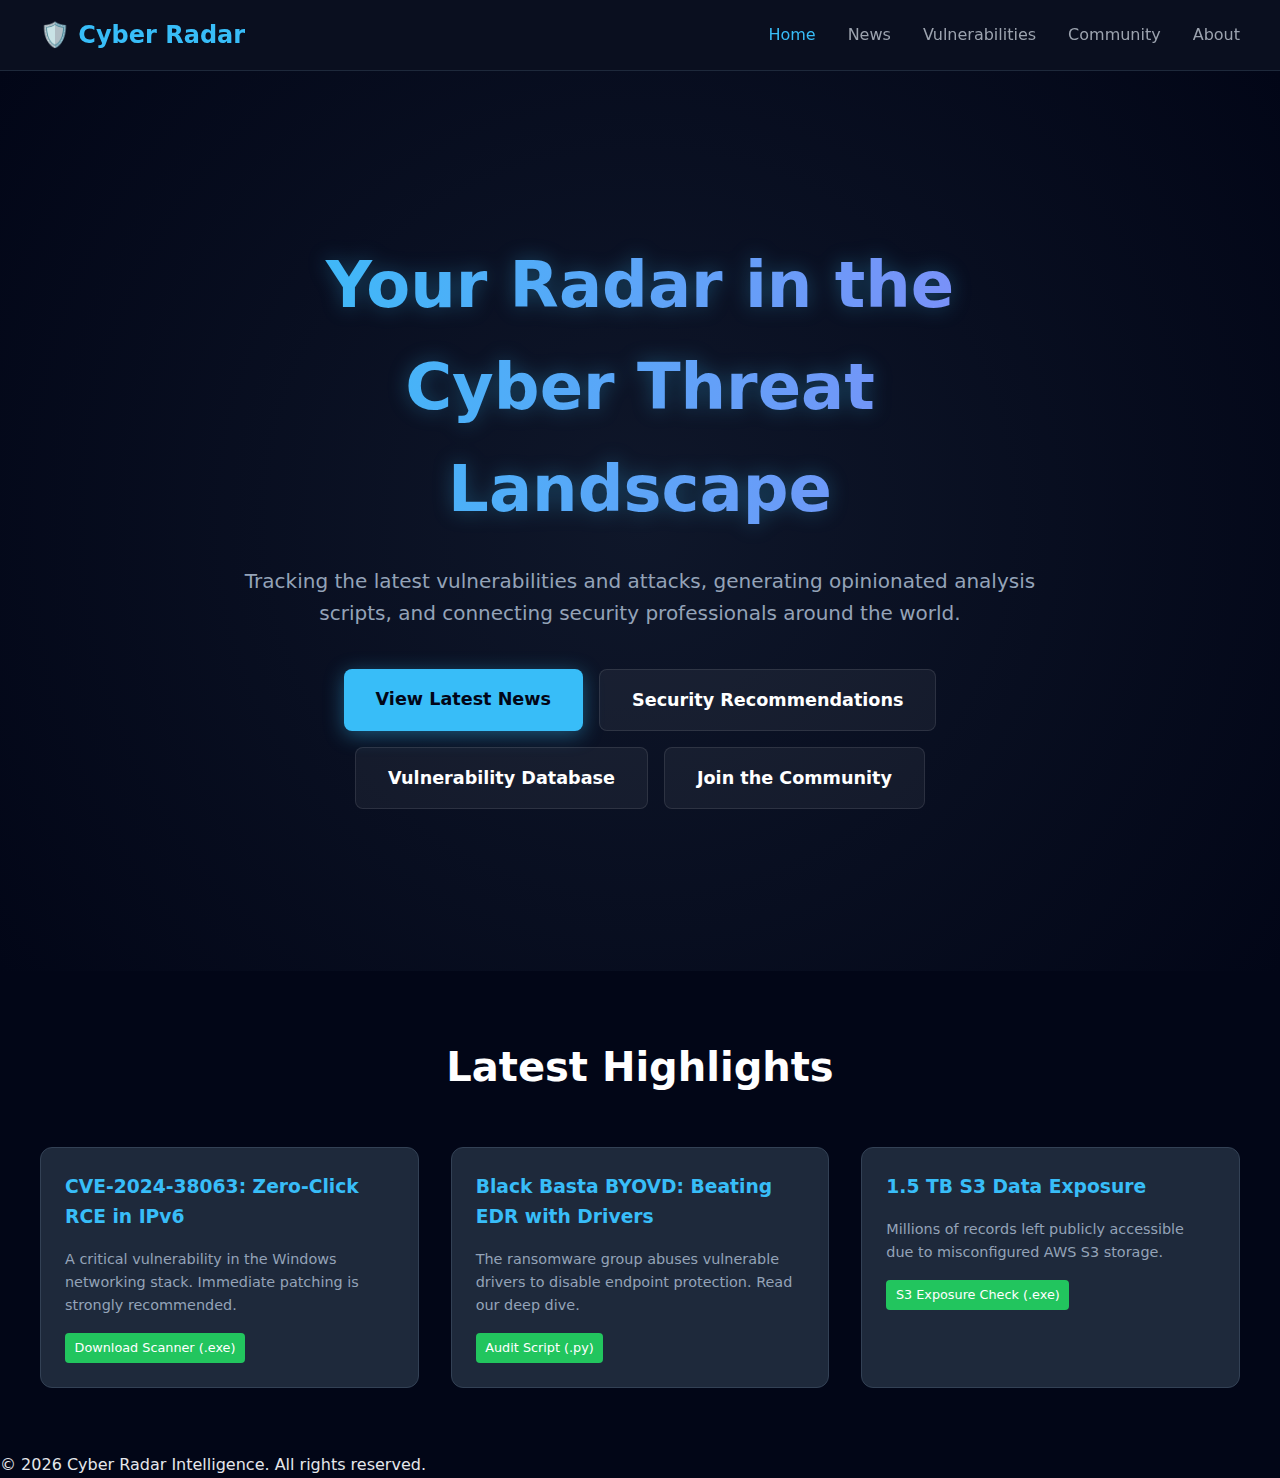
<file: docs/index.html>
<!DOCTYPE html>
<html lang="en">
<head>
    <meta charset="UTF-8">
    <meta name="viewport" content="width=device-width, initial-scale=1.0">
    <title>Cyber Radar | Global Threat Intelligence</title>
    <link rel="stylesheet" href="theme.css">
    <style>
        .hero { height: 100vh; display: flex; align-items: center; justify-content: center; text-align: center; padding: 0 1rem; background: radial-gradient(circle at center, #0f172a 0%, #020617 100%); position: relative; overflow: hidden; }
        .hero::before { content: ""; position: absolute; top: 0; left: 0; right: 0; bottom: 0; background: url('https://www.transparenttextures.com/patterns/carbon-fibre.png'); opacity: 0.1; }
        .hero-content { position: relative; z-index: 1; max-width: 800px; }
        .hero-content h1 { font-size: 4rem; margin-bottom: 1.5rem; background: linear-gradient(to right, #38bdf8, #818cf8); -webkit-background-clip: text; -webkit-text-fill-color: transparent; filter: drop-shadow(0 0 10px rgba(56, 189, 248, 0.3)); }
        .hero-content p { font-size: 1.25rem; color: #94a3b8; margin-bottom: 2.5rem; line-height: 1.6; }
        .cta-group { display: flex; gap: 1rem; justify-content: center; flex-wrap: wrap; }
        .btn-primary { background: #38bdf8; color: #020617; padding: 1rem 2rem; border-radius: 8px; text-decoration: none; font-weight: bold; font-size: 1.1rem; transition: 0.3s; box-shadow: 0 4px 20px rgba(56, 189, 248, 0.4); }
        .btn-primary:hover { transform: translateY(-3px); box-shadow: 0 6px 25px rgba(56, 189, 248, 0.6); }
        .btn-secondary { background: rgba(255,255,255,0.05); color: #fff; padding: 1rem 2rem; border-radius: 8px; text-decoration: none; font-weight: bold; font-size: 1.1rem; border: 1px solid rgba(255,255,255,0.1); transition: 0.3s; }
        .btn-secondary:hover { background: rgba(255,255,255,0.1); }
        .latest-news { padding: 4rem 1rem; background: #020617; }
        .section-title { text-align: center; color: #fff; margin-bottom: 3rem; font-size: 2.5rem; }
        .news-grid { display: grid; grid-template-columns: repeat(auto-fill, minmax(300px, 1fr)); gap: 2rem; max-width: 1200px; margin: 0 auto; }
        .news-item { background: #1e293b; padding: 1.5rem; border-radius: 12px; border: 1px solid #334155; }
        .news-item h3 { color: #38bdf8; margin-bottom: 1rem; }
        .news-item p { color: #94a3b8; font-size: 0.9rem; }
        .download-badge { display: inline-block; padding: 0.3rem 0.6rem; background: #22c55e; color: #fff; border-radius: 4px; font-size: 0.8rem; margin-top: 1rem; text-decoration: none; }
    </style>
<header>
    <div class="header-content">
        <a href="index.html" class="logo">🛡️ Cyber Radar</a>
        <nav>
            <a href="index.html" class="active">Home</a>
            <a href="news.html">News</a>
            <a href="exploits.html">Vulnerabilities</a>
            <a href="forum.html">Community</a>
            <a href="about.html">About</a>
        </nav>
    </div>
</header>

    <section class="hero">
        <div class="hero-content">
            <h1>Your Radar in the Cyber Threat Landscape</h1>
            <p>
                Tracking the latest vulnerabilities and attacks, generating opinionated analysis scripts,
                and connecting security professionals around the world.
            </p>
           <div class="cta-group">
    <a href="news.html" class="btn-primary">View Latest News</a>
    <a href="recommendations.html" class="btn-secondary">Security Recommendations</a>
    <a href="exploits.html" class="btn-secondary">Vulnerability Database</a>
    <a href="forum.html" class="btn-secondary">Join the Community</a>
        </div>
        </div>
    </section>

    <section class="latest-news">
        <h2 class="section-title">Latest Highlights</h2>
        <div class="news-grid">
            <div class="news-item">
                <h3>CVE-2024-38063: Zero-Click RCE in IPv6</h3>
                <p>A critical vulnerability in the Windows networking stack. Immediate patching is strongly recommended.</p>
                <a href="news.html" class="download-badge">Download Scanner (.exe)</a>
            </div>
            <div class="news-item">
                <h3>Black Basta BYOVD: Beating EDR with Drivers</h3>
                <p>The ransomware group abuses vulnerable drivers to disable endpoint protection. Read our deep dive.</p>
                <a href="news.html" class="download-badge">Audit Script (.py)</a>
            </div>
            <div class="news-item">
                <h3>1.5 TB S3 Data Exposure</h3>
                <p>Millions of records left publicly accessible due to misconfigured AWS S3 storage.</p>
                <a href="news.html" class="download-badge">S3 Exposure Check (.exe)</a>
            </div>
        </div>
    </section>

    <footer>
        <p>&copy; 2026 Cyber Radar Intelligence. All rights reserved.</p>
    </footer>
</body>
</html>
</file>
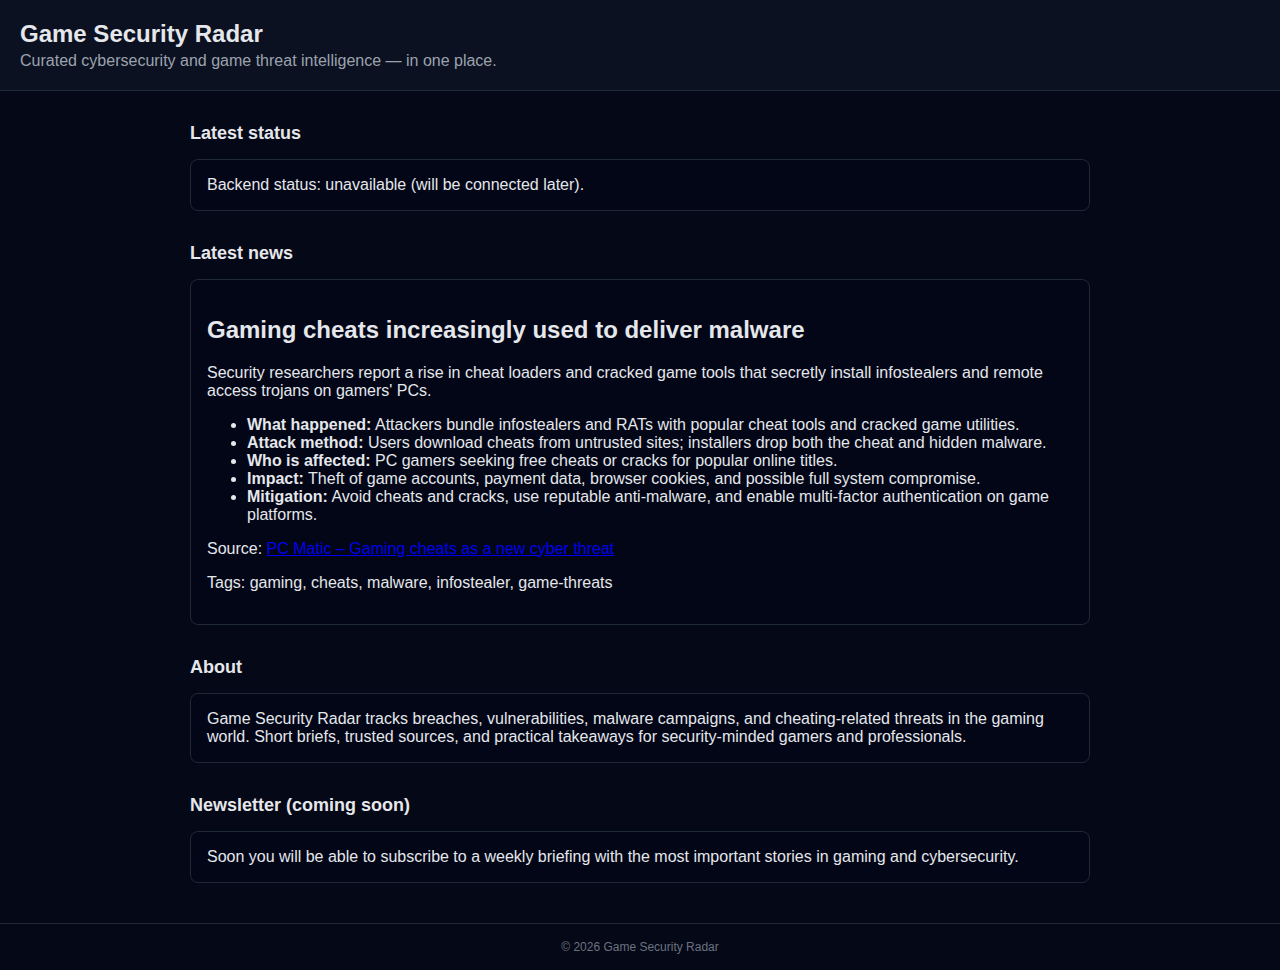
<file: frontend/index.html>
<!DOCTYPE html>
<html lang="en">
<head>
  <meta charset="UTF-8" />
  <title>Game Security Radar</title>
  <meta name="viewport" content="width=device-width, initial-scale=1" />
  <style>
    body { font-family: Arial, sans-serif; margin: 0; padding: 0; background: #050816; color: #e5e7eb; }
    header { padding: 20px; background: #0b1120; border-bottom: 1px solid #1f2937; }
    h1 { margin: 0; font-size: 24px; }
    main { max-width: 900px; margin: 20px auto; padding: 0 16px; }
    .subtitle { color: #9ca3af; margin-top: 4px; }
    .section-title { margin-top: 32px; font-size: 18px; }
    .card { border: 1px solid #1f2937; border-radius: 8px; padding: 16px; margin-top: 12px; background: #020617; }
    footer { margin-top: 40px; padding: 16px; text-align: center; color: #6b7280; font-size: 12px; border-top: 1px solid #1f2937; }
  </style>
</head>
<body>
  <header>
    <h1>Game Security Radar</h1>
    <div class="subtitle">Curated cybersecurity and game threat intelligence — in one place.</div>
  </header>
  <main>
    <section>
      <h2 class="section-title">Latest status</h2>
      <div class="card" id="status-card">
        Checking backend health...
      </div>
    </section>
    
<section>
  <h2 class="section-title">Latest news</h2>
  <div class="card">
       <article class="news-item">
      <h2 class="news-title">
        Gaming cheats increasingly used to deliver malware
      </h2>
      <p class="news-summary">
        Security researchers report a rise in cheat loaders and cracked game tools that secretly install infostealers and remote access trojans on gamers' PCs.
      </p>
      <ul class="news-points">
        <li><strong>What happened:</strong> Attackers bundle infostealers and RATs with popular cheat tools and cracked game utilities.</li>
        <li><strong>Attack method:</strong> Users download cheats from untrusted sites; installers drop both the cheat and hidden malware.</li>
        <li><strong>Who is affected:</strong> PC gamers seeking free cheats or cracks for popular online titles.</li>
        <li><strong>Impact:</strong> Theft of game accounts, payment data, browser cookies, and possible full system compromise.</li>
        <li><strong>Mitigation:</strong> Avoid cheats and cracks, use reputable anti-malware, and enable multi-factor authentication on game platforms.</li>
      </ul>
      <p class="news-meta">
        Source: <a href="https://www.pcmatic.com/blog/gaming-cheats-are-the-new-cyber-threat-insights-from-a-cybersecurity-expert/" target="_blank" rel="noopener noreferrer">
          PC Matic – Gaming cheats as a new cyber threat
        </a>
      </p>
      <p class="news-tags">
        Tags: gaming, cheats, malware, infostealer, game-threats
      </p>
    </article>

  </div>
</section>

    <section>
      <h2 class="section-title">About</h2>
      <div class="card">
        Game Security Radar tracks breaches, vulnerabilities, malware campaigns, and cheating-related threats in the gaming world. 
        Short briefs, trusted sources, and practical takeaways for security-minded gamers and professionals.
      </div>
    </section>

    <section>
      <h2 class="section-title">Newsletter (coming soon)</h2>
      <div class="card">
        Soon you will be able to subscribe to a weekly briefing with the most important stories in gaming and cybersecurity.
      </div>
    </section>
  </main>
  <footer>
    &copy; 2026 Game Security Radar
  </footer>

  <script>
    const API_BASE = 'https://game-security-radar.onrender.com/api';  // позже заменим

    fetch(API_BASE + '/health')
      .then(res => res.json())
      .then(data => {
        document.getElementById('status-card').textContent =
          'Backend status: ' + data.status + ' (' + data.service + ')';
      })
      .catch(() => {
        document.getElementById('status-card').textContent =
          'Backend status: unavailable (will be connected later).';
      });
  </script>
</body>
</html>
</file>
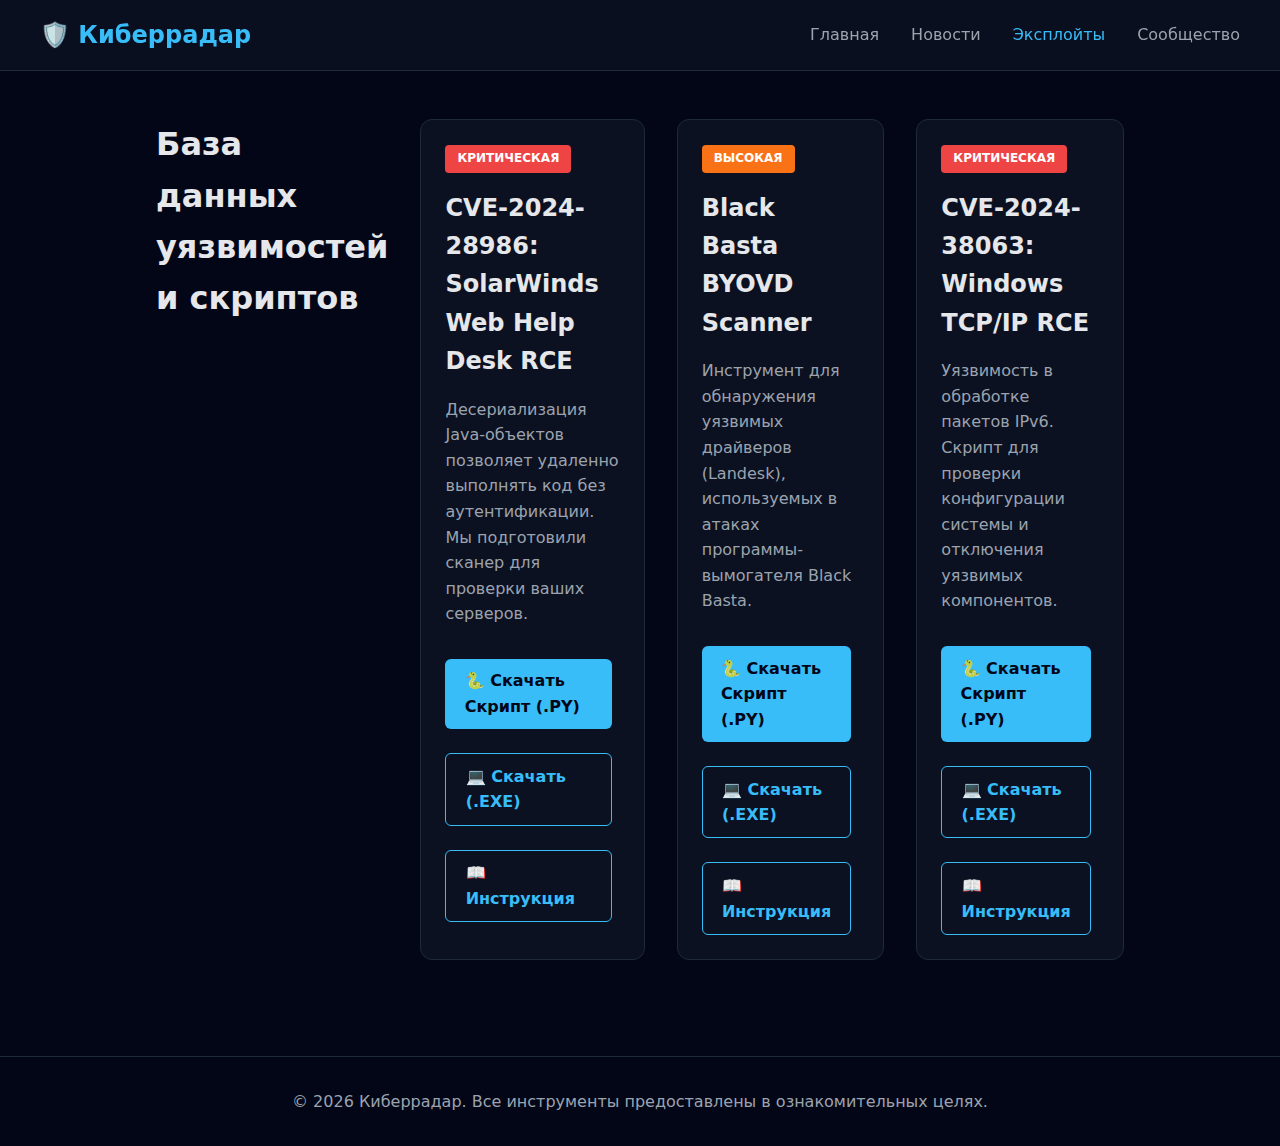
<file: docs/exploits.html>
<!DOCTYPE html>
<html lang="ru">
<head>
    <meta charset="UTF-8">
    <meta name="viewport" content="width=device-width, initial-scale=1.0">
    <title>Киберрадар | База эксплойтов</title>
    <link rel="stylesheet" href="theme.css">
    <style>
        .exploit-card { background: var(--card); border: 1px solid var(--border); border-radius: 12px; padding: 1.5rem; margin-bottom: 2rem; }
        .severity { padding: 0.25rem 0.75rem; border-radius: 4px; font-size: 0.75rem; font-weight: 700; text-transform: uppercase; margin-bottom: 1rem; display: inline-block; }
        .severity.critical { background: #ef4444; color: #fff; }
        .severity.high { background: #f97316; color: #fff; }
        .btn-action { background: var(--accent); color: var(--bg); padding: 0.6rem 1.2rem; border-radius: 6px; text-decoration: none; font-weight: 600; display: inline-flex; align-items: center; gap: 0.5rem; transition: 0.3s; margin-right: 0.5rem; margin-top: 0.5rem; }
        .btn-action:hover { opacity: 0.9; }
        .btn-outline { background: transparent; border: 1px solid var(--accent); color: var(--accent); }
    </style>
</head>
<body>
    <header>
        <div class="header-content">
            <a href="index.html" class="logo">🛡️ Киберрадар</a>
            <nav>
                <a href="index.html">Главная</a>
                <a href="news.html">Новости</a>
                <a href="exploits.html" class="active">Эксплойты</a>
                <a href="forum.html">Сообщество</a>
            </nav>
        </div>
    </header>

    <main class="container" style="max-width: 1000px; margin: 3rem auto; padding: 0 1rem;">
        <h1 style="margin-bottom: 2rem;">База данных уязвимостей и скриптов</h1>

        <!-- Exploit 1 -->
        <div class="exploit-card">
            <div class="severity critical">Критическая</div>
            <h2 style="margin-bottom: 1rem;">CVE-2024-28986: SolarWinds Web Help Desk RCE</h2>
            <p style="color: var(--text-muted); margin-bottom: 1.5rem;">Десериализация Java-объектов позволяет удаленно выполнять код без аутентификации. Мы подготовили сканер для проверки ваших серверов.</p>
            <div style="display: flex; gap: 1rem; flex-wrap: wrap;">
                <a href="scripts/solarwinds_scan.py" class="btn-action">🐍 Скачать Скрипт (.PY)</a>
                <a href="#" onclick="alert('EXE версия готовится.')" class="btn-action btn-outline">💻 Скачать (.EXE)</a>
                <a href="scripts/instruction_v1.txt" class="btn-action btn-outline">📖 Инструкция</a>
            </div>
        </div>

        <!-- Exploit 2 -->
        <div class="exploit-card">
            <div class="severity high">Высокая</div>
            <h2 style="margin-bottom: 1rem;">Black Basta BYOVD Scanner</h2>
            <p style="color: var(--text-muted); margin-bottom: 1.5rem;">Инструмент для обнаружения уязвимых драйверов (Landesk), используемых в атаках программы-вымогателя Black Basta.</p>
            <div style="display: flex; gap: 1rem; flex-wrap: wrap;">
                <a href="scripts/scanner_v1.py" class="btn-action">🐍 Скачать Скрипт (.PY)</a>
                <a href="#" onclick="alert('EXE версия готовится.')" class="btn-action btn-outline">💻 Скачать (.EXE)</a>
                <a href="scripts/instruction_v1.txt" class="btn-action btn-outline">📖 Инструкция</a>
            </div>
        </div>

        <!-- Exploit 3 -->
        <div class="exploit-card">
            <div class="severity critical">Критическая</div>
            <h2 style="margin-bottom: 1rem;">CVE-2024-38063: Windows TCP/IP RCE</h2>
            <p style="color: var(--text-muted); margin-bottom: 1.5rem;">Уязвимость в обработке пакетов IPv6. Скрипт для проверки конфигурации системы и отключения уязвимых компонентов.</p>
            <div style="display: flex; gap: 1rem; flex-wrap: wrap;">
                <a href="scripts/ipv6_check.py" class="btn-action">🐍 Скачать Скрипт (.PY)</a>
                <a href="#" onclick="alert('EXE версия готовится.')" class="btn-action btn-outline">💻 Скачать (.EXE)</a>
                <a href="scripts/instruction_v1.txt" class="btn-action btn-outline">📖 Инструкция</a>
            </div>
        </div>
    </main>

    <footer style="text-align: center; padding: 2rem; color: var(--text-muted); margin-top: 4rem; border-top: 1px solid var(--border);">
        &copy; 2026 Киберрадар. Все инструменты предоставлены в ознакомительных целях.
    </footer>
</body>
</html>
</file>
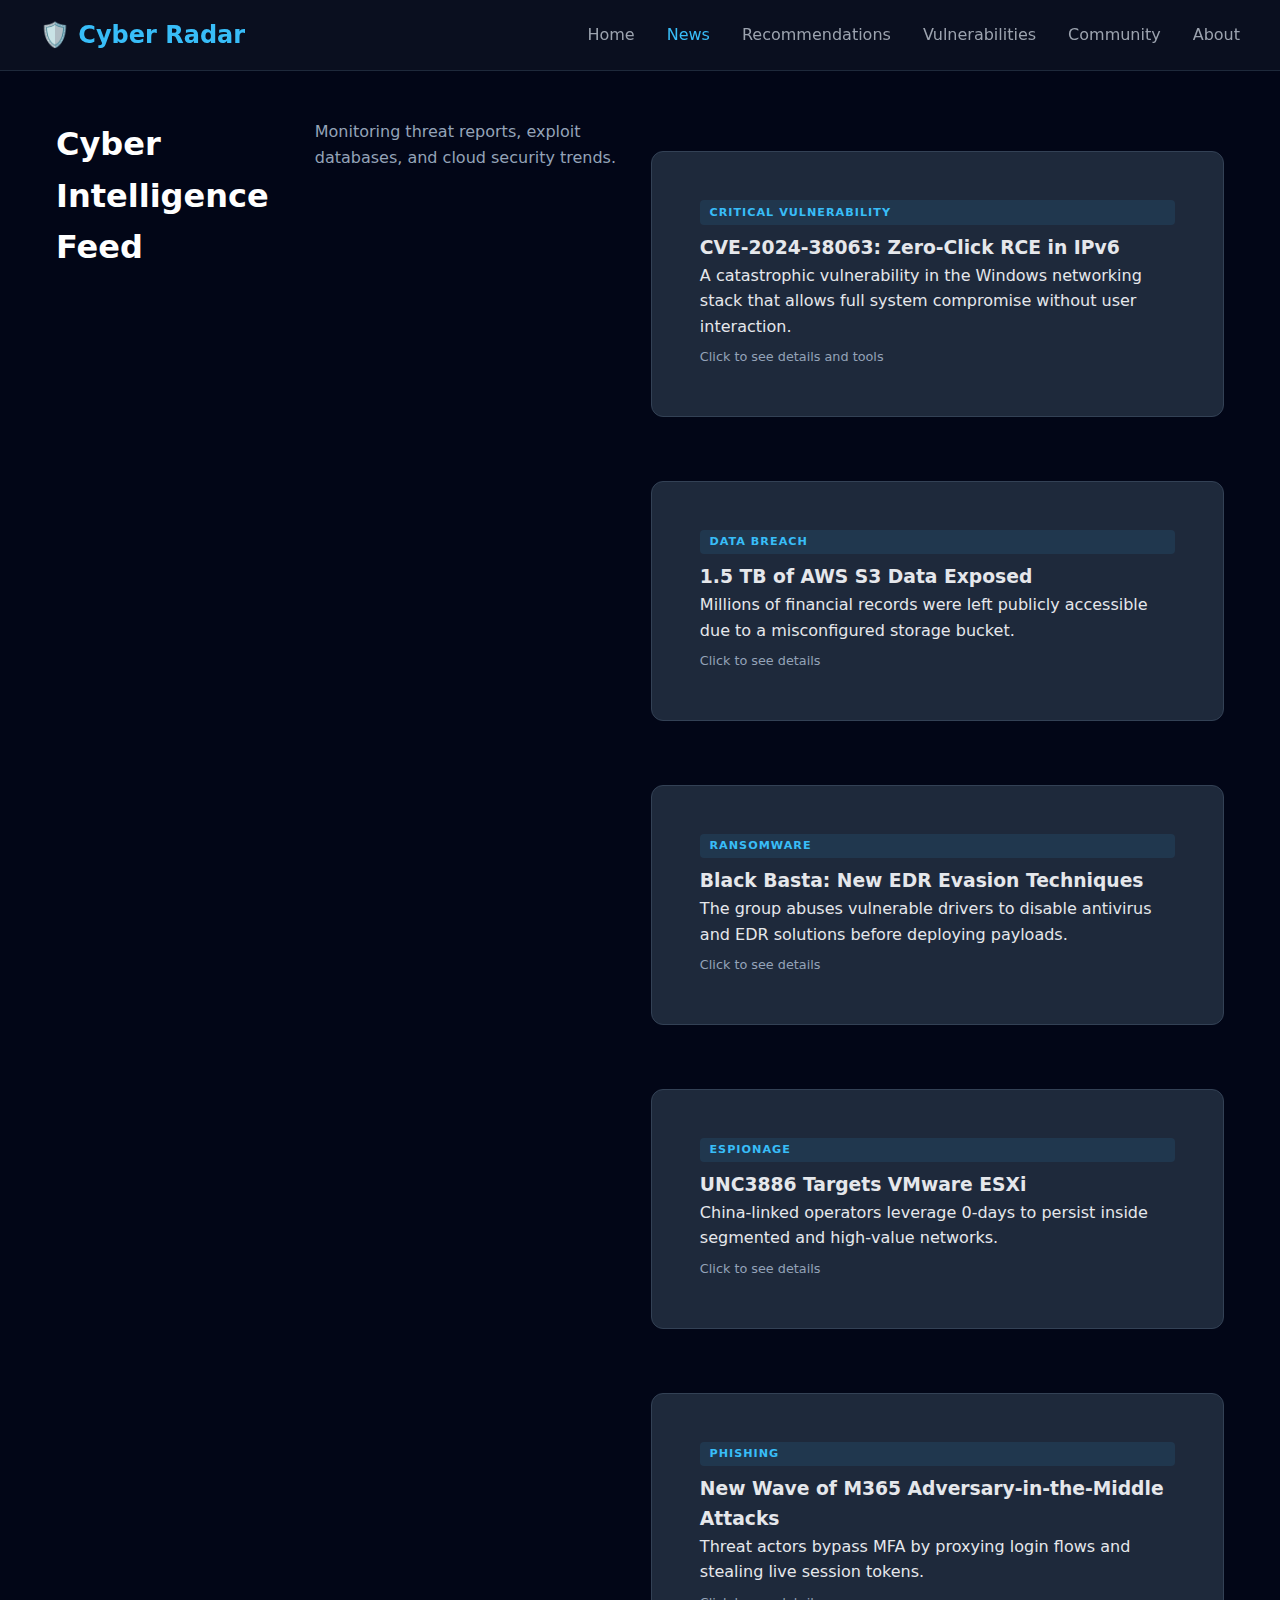
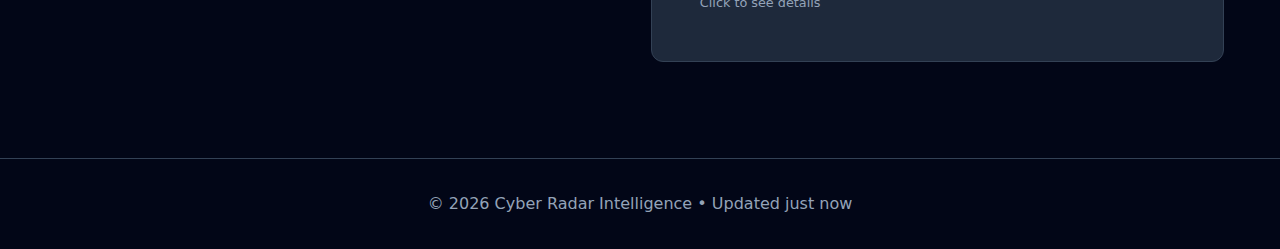
<file: docs/news.html>
<!DOCTYPE html>
<html lang="en">
<head>
    <meta charset="UTF-8">
    <meta name="viewport" content="width=device-width, initial-scale=1.0">
    <title>Cyber Radar | Security News Feed</title>
    <link rel="stylesheet" href="theme.css">
    <style>
        .news-grid { display: grid; grid-template-columns: repeat(auto-fill, minmax(350px, 1fr)); gap: 2rem; margin-top: 2rem; }
        .post-card { background: #1e293b; border: 1px solid #334155; border-radius: 12px; overflow: hidden; transition: 0.3s; cursor: pointer; display: flex; flex-direction: column; }
        .post-card:hover { transform: translateY(-5px); border-color: #38bdf8; box-shadow: 0 10px 30px rgba(0,0,0,0.5); }
        .news-content { padding: 1.5rem; flex-grow: 1; }
        .details-content { display: none; padding: 1.5rem; border-top: 1px solid #334155; background: rgba(0,0,0,0.2); animation: fadeIn 0.5s; }
        .post-card.active .details-content { display: block; }
        @keyframes fadeIn { from { opacity: 0; } to { opacity: 1; } }
        .tag { font-size: 0.7rem; color: #38bdf8; font-weight: 800; text-transform: uppercase; letter-spacing: 1px; margin-bottom: 0.5rem; display: block; }
        .btn-action { background: #38bdf8; color: #020617; padding: 0.6rem 1.2rem; border-radius: 6px; text-decoration: none; font-weight: bold; display: inline-flex; align-items: center; gap: 0.5rem; margin-top: 1rem; font-size: 0.9rem; }
        .hint { font-size: 0.8rem; color: #94a3b8; margin-top: 0.5rem; }
    </style>
</head>
<body>
    <header>
        <div class="header-content">
            <a href="index.html" class="logo">🛡️ Cyber Radar</a>
            <nav>
    <a href="index.html">Home</a>
    <a href="news.html" class="active">News</a>
    <a href="recommendations.html">Recommendations</a>
    <a href="exploits.html">Vulnerabilities</a>
    <a href="forum.html">Community</a>
    <a href="about.html">About</a>
</nav>
        </div>
    </header>

    <main class="container" style="max-width: 1200px; margin: 3rem auto; padding: 0 1rem;">
        <h1 style="color: #fff;">Cyber Intelligence Feed</h1>
        <p style="color: #94a3b8;">Monitoring threat reports, exploit databases, and cloud security trends.</p>
        
        <div class="news-grid">
            <div class="post-card" onclick="this.classList.toggle('active')">
                <div class="news-content">
                    <span class="tag">Critical Vulnerability</span>
                    <h3>CVE-2024-38063: Zero-Click RCE in IPv6</h3>
                    <p>A catastrophic vulnerability in the Windows networking stack that allows full system compromise without user interaction.</p>
                    <p class="hint">Click to see details and tools</p>
                </div>
                <div class="details-content">
                    <p style="color: #fff;">The issue resides in tcpip.sys. Immediate deployment of update KB50415XX is recommended.</p>
                    <div style="margin-top: 1rem;">
                        <a href="scripts/scanner.exe" class="btn-action">Download Scanner (.exe)</a>
                        <a href="scripts/ipv6_check.py" class="btn-action" style="background: #1e293b; border: 1px solid #38bdf8; color: #38bdf8;">Detection Script (.py)</a>
                    </div>
                </div>
            </div>

            <div class="post-card" onclick="this.classList.toggle('active')">
                <div class="news-content">
                    <span class="tag">Data Breach</span>
                    <h3>1.5 TB of AWS S3 Data Exposed</h3>
                    <p>Millions of financial records were left publicly accessible due to a misconfigured storage bucket.</p>
                    <p class="hint">Click to see details</p>
                </div>
                <div class="details-content">
                    <p style="color: #fff;">You should review and harden bucket ACLs and public access settings across all S3 environments.</p>
                    <div style="margin-top: 1rem;">
                        <a href="scripts/s3_checker.exe" class="btn-action">Bucket Audit Tool (.exe)</a>
                    </div>
                </div>
            </div>

            <div class="post-card" onclick="this.classList.toggle('active')">
                <div class="news-content">
                    <span class="tag">Ransomware</span>
                    <h3>Black Basta: New EDR Evasion Techniques</h3>
                    <p>The group abuses vulnerable drivers to disable antivirus and EDR solutions before deploying payloads.</p>
                    <p class="hint">Click to see details</p>
                </div>
                <div class="details-content">
                    <p style="color: #fff;">The Bring Your Own Vulnerable Driver (BYOVD) technique is becoming a standard play for modern ransomware crews.</p>
                    <div style="margin-top: 1rem;">
                        <a href="scripts/detector.exe" class="btn-action">Driver Detector (.exe)</a>
                    </div>
                </div>
            </div>

            <div class="post-card" onclick="this.classList.toggle('active')">
                <div class="news-content">
                    <span class="tag">Espionage</span>
                    <h3>UNC3886 Targets VMware ESXi</h3>
                    <p>China‑linked operators leverage 0‑days to persist inside segmented and high‑value networks.</p>
                    <p class="hint">Click to see details</p>
                </div>
                <div class="details-content">
                    <p style="color: #fff;">Exploitation of vCenter vulnerabilities allows attackers to execute code with root privileges on ESXi hosts.</p>
                    <div style="margin-top: 1rem;">
                        <a href="scripts/audit.exe" class="btn-action">ESXi Audit Tool (.exe)</a>
                    </div>
                </div>
            </div>

            <div class="post-card" onclick="this.classList.toggle('active')">
                <div class="news-content">
                    <span class="tag">Phishing</span>
                    <h3>New Wave of M365 Adversary‑in‑the‑Middle Attacks</h3>
                    <p>Threat actors bypass MFA by proxying login flows and stealing live session tokens.</p>
                    <p class="hint">Click to see details</p>
                </div>
                <div class="details-content">
                    <p style="color: #fff;">Attackers intercept and replay session cookies in real time, enabling full mailbox and data access.</p>
                    <div style="margin-top: 1rem;">
                        <a href="#" class="btn-action">Defense Playbook</a>
                    </div>
                </div>
            </div>
        </div>
    </main>

    <footer style="text-align: center; padding: 2rem; color: #94a3b8; border-top: 1px solid #334155; margin-top: 4rem;">
        &copy; 2026 Cyber Radar Intelligence • Updated just now
    </footer>
</body>
</html>
</file>
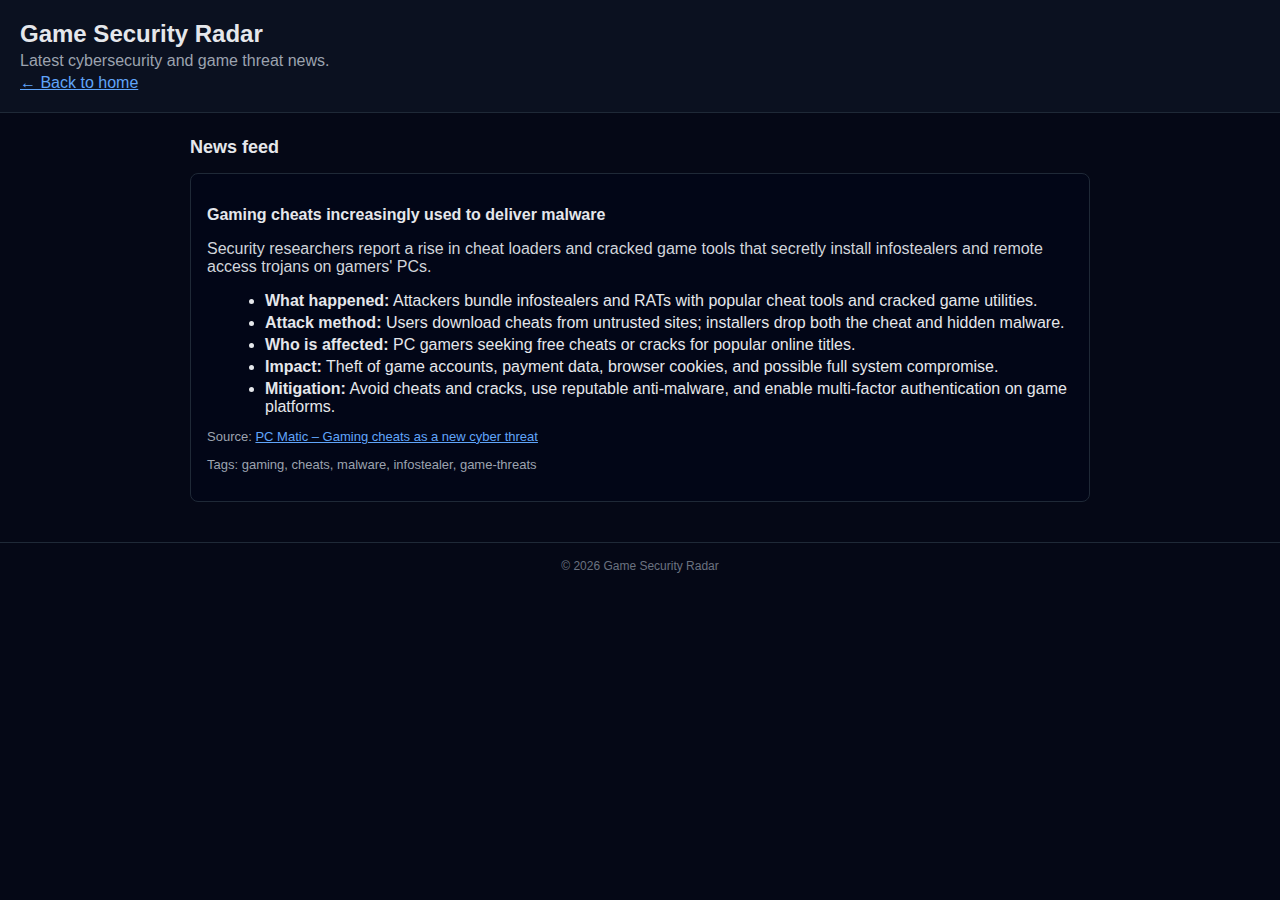
<file: frontend/news.html>
<!DOCTYPE html>
<html lang="en">
<head>
  <meta charset="UTF-8" />
  <title>Game Security Radar – News</title>
  <meta name="viewport" content="width=device-width, initial-scale=1" />
  <style>
    body { font-family: Arial, sans-serif; margin: 0; padding: 0; background: #050816; color: #e5e7eb; }
    header { padding: 20px; background: #0b1120; border-bottom: 1px solid #1f2937; }
    h1 { margin: 0; font-size: 24px; }
    a { color: #60a5fa; }
    main { max-width: 900px; margin: 20px auto; padding: 0 16px; }
    .subtitle { color: #9ca3af; margin-top: 4px; }
    .section-title { margin-top: 24px; font-size: 18px; }
    .card { border: 1px solid #1f2937; border-radius: 8px; padding: 16px; margin-top: 12px; background: #020617; }

    .news-item { margin-top: 16px; }
    .news-title { font-size: 16px; margin-bottom: 4px; }
    .news-summary { color: #d1d5db; margin-bottom: 8px; }
    .news-points { margin-left: 18px; margin-bottom: 8px; }
    .news-points li { margin-bottom: 4px; }
    .news-meta, .news-tags { font-size: 13px; color: #9ca3af; }

    footer { margin-top: 40px; padding: 16px; text-align: center; color: #6b7280; font-size: 12px; border-top: 1px solid #1f2937; }
  </style>
</head>
<body>
  <header>
    <h1>Game Security Radar</h1>
    <div class="subtitle">Latest cybersecurity and game threat news.</div>
    <div class="subtitle"><a href="index.html">← Back to home</a></div>
  </header>

  <main>
    <section>
      <h2 class="section-title">News feed</h2>
      <div class="card">
        <!-- здесь будут статьи -->
        <!-- для примера вставим ту же новость, что на главной -->
        <article class="news-item">
          <h2 class="news-title">
            Gaming cheats increasingly used to deliver malware
          </h2>
          <p class="news-summary">
            Security researchers report a rise in cheat loaders and cracked game tools that secretly install infostealers and remote access trojans on gamers' PCs.
          </p>
          <ul class="news-points">
            <li><strong>What happened:</strong> Attackers bundle infostealers and RATs with popular cheat tools and cracked game utilities.</li>
            <li><strong>Attack method:</strong> Users download cheats from untrusted sites; installers drop both the cheat and hidden malware.</li>
            <li><strong>Who is affected:</strong> PC gamers seeking free cheats or cracks for popular online titles.</li>
            <li><strong>Impact:</strong> Theft of game accounts, payment data, browser cookies, and possible full system compromise.</li>
            <li><strong>Mitigation:</strong> Avoid cheats and cracks, use reputable anti-malware, and enable multi-factor authentication on game platforms.</li>
          </ul>
          <p class="news-meta">
            Source: <a href="https://www.pcmatic.com/blog/gaming-cheats-are-the-new-cyber-threat-insights-from-a-cybersecurity-expert/" target="_blank" rel="noopener noreferrer">
              PC Matic – Gaming cheats as a new cyber threat
            </a>
          </p>
          <p class="news-tags">
            Tags: gaming, cheats, malware, infostealer, game-threats
          </p>
        </article>
      </div>
    </section>
  </main>

  <footer>
    &copy; 2026 Game Security Radar
  </footer>
</body>
</html>
</file>
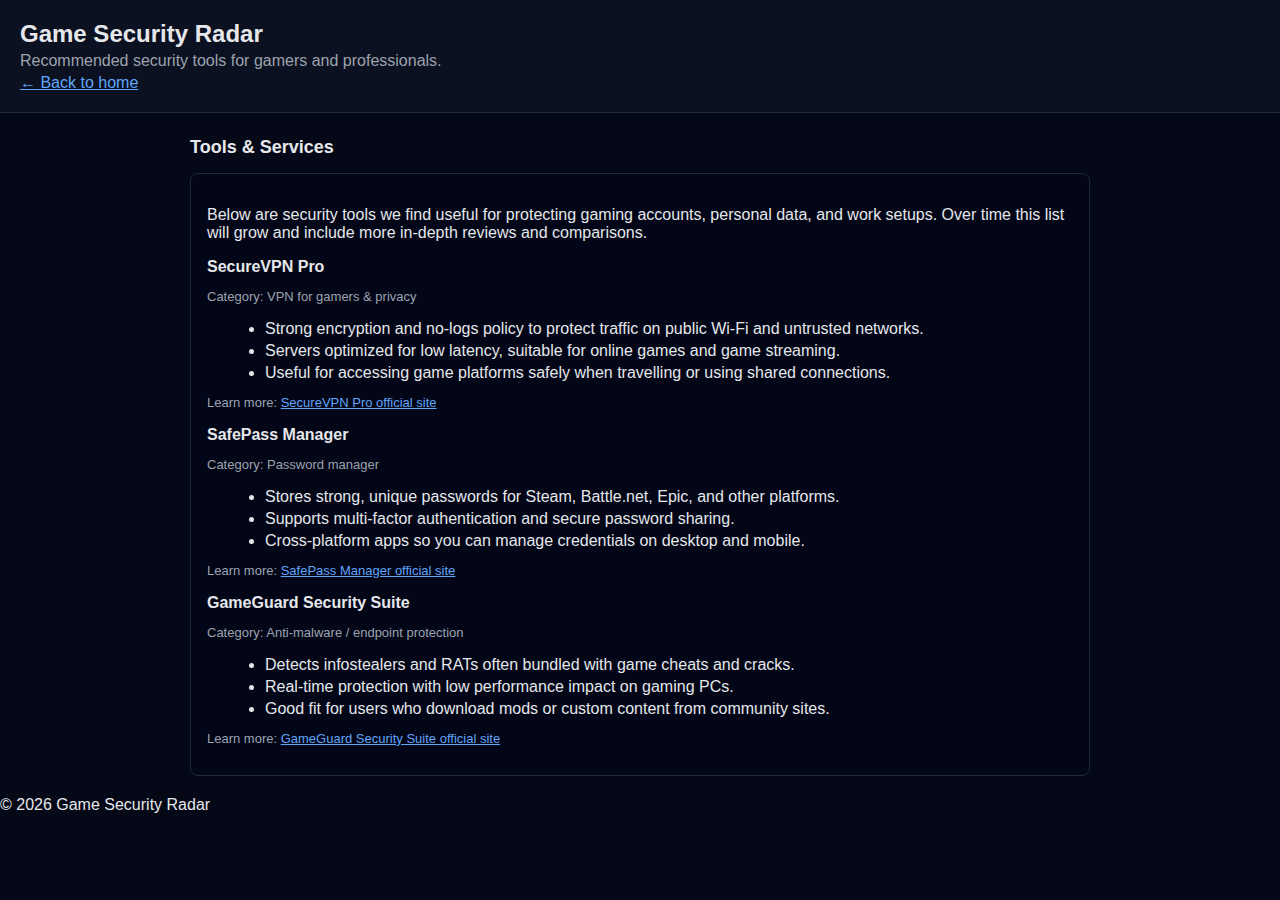
<file: frontend/tools.html>
<!DOCTYPE html>
<html lang="en">
<head>
  <meta charset="UTF-8" />
  <title>Game Security Radar – Tools & Services</title>
  <meta name="viewport" content="width=device-width, initial-scale=1" />
  <style>
    body { font-family: Arial, sans-serif; margin: 0; padding: 0; background: #050816; color: #e5e7eb; }
    header { padding: 20px; background: #0b1120; border-bottom: 1px solid #1f2937; }
    h1 { margin: 0; font-size: 24px; }
    a { color: #60a5fa; }
    main { max-width: 900px; margin: 20px auto; padding: 0 16px; }
    .subtitle { color: #9ca3af; margin-top: 4px; }
    .section-title { margin-top: 24px; font-size: 18px; }
    .card { border: 1px solid #1f2937; border-radius: 8px; padding: 16px; margin-top: 12px; background: #020617; }

    .tool-item { margin-top: 16px; }
    .tool-name { font-size: 16px; margin-bottom: 4px; }
    .tool-type { font-size: 13px; color: #9ca3af; margin-bottom: 4px; }
    .tool-benefits { margin-left: 18px; margin-bottom: 8px; }
    .tool-benefits li { margin-bottom: 4px; }
    .tool-link { font-size: 13px; color: #9ca3af; }
  </style>
</head>
<body>
  <header>
    <h1>Game Security Radar</h1>
    <div class="subtitle">Recommended security tools for gamers and professionals.</div>
    <div class="subtitle"><a href="index.html">← Back to home</a></div>
  </header>

  <main>
    <section>
      <h2 class="section-title">Tools & Services</h2>
      <div class="card">
        <p>
          Below are security tools we find useful for protecting gaming accounts, personal data, and work setups.
          Over time this list will grow and include more in-depth reviews and comparisons.
        </p>

        <!-- Пример 1: VPN -->
        <article class="tool-item">
          <h3 class="tool-name">SecureVPN Pro</h3>
          <p class="tool-type">Category: VPN for gamers & privacy</p>
          <ul class="tool-benefits">
            <li>Strong encryption and no-logs policy to protect traffic on public Wi‑Fi and untrusted networks.</li>
            <li>Servers optimized for low latency, suitable for online games and game streaming.</li>
            <li>Useful for accessing game platforms safely when travelling or using shared connections.</li>
          </ul>
          <p class="tool-link">
            Learn more: <a href="YOUR_VPN_AFFILIATE_LINK" target="_blank" rel="noopener noreferrer">
              SecureVPN Pro official site
            </a>
          </p>
        </article>

        <!-- Пример 2: Password manager -->
        <article class="tool-item">
          <h3 class="tool-name">SafePass Manager</h3>
          <p class="tool-type">Category: Password manager</p>
          <ul class="tool-benefits">
            <li>Stores strong, unique passwords for Steam, Battle.net, Epic, and other platforms.</li>
            <li>Supports multi-factor authentication and secure password sharing.</li>
            <li>Cross-platform apps so you can manage credentials on desktop and mobile.</li>
          </ul>
          <p class="tool-link">
            Learn more: <a href="YOUR_PASSWORD_MANAGER_AFFILIATE_LINK" target="_blank" rel="noopener noreferrer">
              SafePass Manager official site
            </a>
          </p>
        </article>

        <!-- Пример 3: Anti-malware -->
        <article class="tool-item">
          <h3 class="tool-name">GameGuard Security Suite</h3>
          <p class="tool-type">Category: Anti-malware / endpoint protection</p>
          <ul class="tool-benefits">
            <li>Detects infostealers and RATs often bundled with game cheats and cracks.</li>
            <li>Real-time protection with low performance impact on gaming PCs.</li>
            <li>Good fit for users who download mods or custom content from community sites.</li>
          </ul>
          <p class="tool-link">
            Learn more: <a href="YOUR_ANTIMALWARE_AFFILIATE_LINK" target="_blank" rel="noopener noreferrer">
              GameGuard Security Suite official site
            </a>
          </p>
        </article>

      </div>
    </section>
  </main>

  <footer>
    &copy; 2026 Game Security Radar
  </footer>
</body>
</html>
</file>
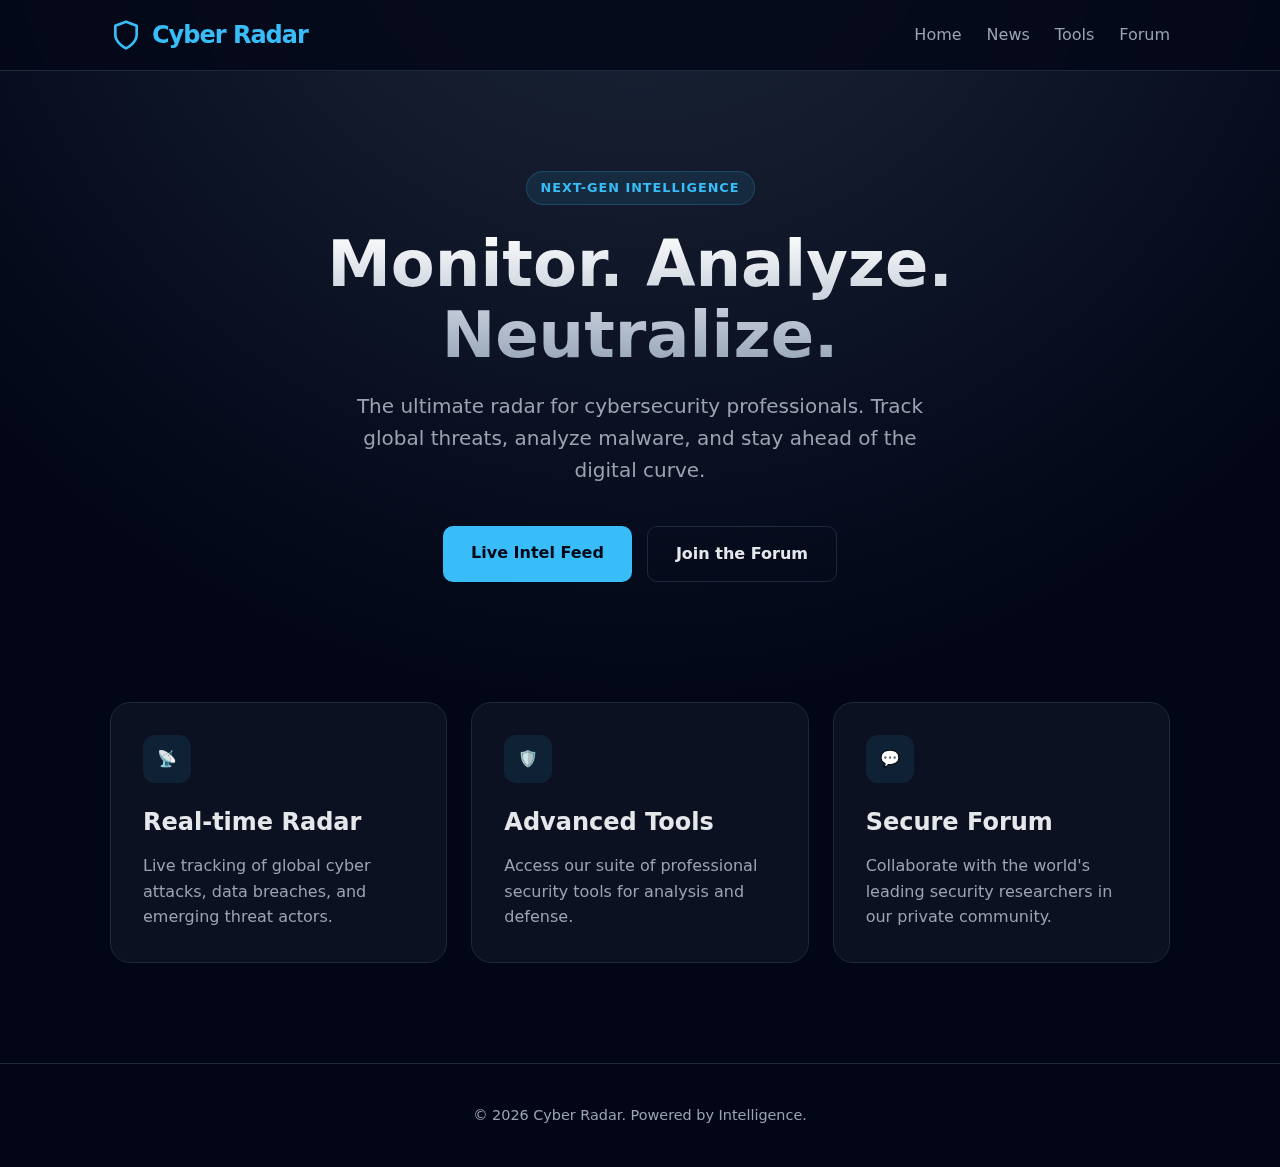
<file: docs/index.htmlдобавить affiliate                 <a href="news.html">News feed</a>                 <a href="forum.html">Forum<index.html>
<!DOCTYPE html>
<html lang="en">
<head>
    <meta charset="UTF-8">
    <meta name="viewport" content="width=device-width, initial-scale=1.0">
    <title>Cyber Radar | Global Security Intelligence</title>
    <style>
        :root {
            --bg: #020617;
            --bg-alt: #0b1120;
            --border: #1e293b;
            --accent: #38bdf8;
            --accent-soft: rgba(56, 189, 248, 0.1);
            --text-main: #e5e7eb;
            --text-muted: #9ca3af;
        }

        * {
            box-sizing: border-box;
            margin: 0;
            padding: 0;
        }

        body {
            font-family: 'Inter', system-ui, -apple-system, sans-serif;
            background: #020617;
            color: var(--text-main);
            line-height: 1.6;
            overflow-x: hidden;
        }

        .glow {
            position: fixed;
            top: 0;
            left: 50%;
            transform: translateX(-50%);
            width: 100%;
            height: 100%;
            background: radial-gradient(circle at 50% -20%, #1e293b 0%, #020617 70%);
            z-index: -1;
        }

        header {
            border-bottom: 1px solid var(--border);
            backdrop-filter: blur(12px);
            background: rgba(2, 6, 23, 0.8);
            position: sticky;
            top: 0;
            z-index: 100;
        }

        .container {
            max-width: 1100px;
            margin: 0 auto;
            padding: 0 20px;
        }

        nav {
            height: 70px;
            display: flex;
            align-items: center;
            justify-content: space-between;
        }

        .logo {
            font-size: 1.5rem;
            font-weight: 800;
            color: var(--accent);
            text-decoration: none;
            letter-spacing: -1px;
            display: flex;
            align-items: center;
            gap: 10px;
        }

        .logo-icon {
            width: 32px;
            height: 32px;
            background: var(--accent);
            mask: url("data:image/svg+xml,%3Csvg xmlns='http://www.w3.org/2000/svg' viewBox='0 0 24 24' fill='none' stroke='currentColor' stroke-width='2' stroke-linecap='round' stroke-linejoin='round'%3E%3Cpath d='M12 22s8-4 8-10V5l-8-3-8 3v7c0 6 8 10 8 10z'%3E%3C/path%3E%3C/svg%3E") no-repeat center;
            -webkit-mask: url("data:image/svg+xml,%3Csvg xmlns='http://www.w3.org/2000/svg' viewBox='0 0 24 24' fill='none' stroke='currentColor' stroke-width='2' stroke-linecap='round' stroke-linejoin='round'%3E%3Cpath d='M12 22s8-4 8-10V5l-8-3-8 3v7c0 6 8 10 8 10z'%3E%3C/path%3E%3C/svg%3E") no-repeat center;
        }

        .nav-links {
            display: flex;
            gap: 25px;
        }

        .nav-links a {
            color: var(--text-muted);
            text-decoration: none;
            font-weight: 500;
            transition: color 0.2s;
        }

        .nav-links a:hover {
            color: var(--accent);
        }

        .hero {
            padding: 100px 0 60px;
            text-align: center;
        }

        .badge {
            display: inline-block;
            padding: 6px 14px;
            background: var(--accent-soft);
            color: var(--accent);
            border: 1px solid rgba(56, 189, 248, 0.2);
            border-radius: 100px;
            font-size: 0.8rem;
            font-weight: 600;
            margin-bottom: 24px;
            text-transform: uppercase;
            letter-spacing: 1px;
        }

        .hero h1 {
            font-size: 4rem;
            font-weight: 800;
            margin-bottom: 20px;
            line-height: 1.1;
            background: linear-gradient(to bottom, #fff, #94a3b8);
            -webkit-background-clip: text;
            -webkit-text-fill-color: transparent;
        }

        .hero p {
            color: var(--text-muted);
            font-size: 1.25rem;
            max-width: 600px;
            margin: 0 auto 40px;
        }

        .cta-group {
            display: flex;
            gap: 15px;
            justify-content: center;
        }

        .btn {
            padding: 14px 28px;
            border-radius: 10px;
            font-weight: 600;
            text-decoration: none;
            transition: all 0.2s;
        }

        .btn-primary {
            background: var(--accent);
            color: #020617;
        }

        .btn-primary:hover {
            opacity: 0.9;
            transform: translateY(-2px);
        }

        .btn-secondary {
            border: 1px solid var(--border);
            color: var(--text-main);
        }

        .btn-secondary:hover {
            background: rgba(255,255,255,0.05);
            border-color: var(--text-muted);
        }

        .features {
            display: grid;
            grid-template-columns: repeat(auto-fit, minmax(300px, 1fr));
            gap: 24px;
            padding: 60px 0 100px;
        }

        .feature-card {
            background: var(--bg-alt);
            border: 1px solid var(--border);
            padding: 32px;
            border-radius: 20px;
            transition: border-color 0.3s;
        }

        .feature-card:hover {
            border-color: var(--accent);
        }

        .feature-icon {
            width: 48px;
            height: 48px;
            background: var(--accent-soft);
            border-radius: 12px;
            display: flex;
            align-items: center;
            justify-content: center;
            margin-bottom: 20px;
            color: var(--accent);
        }

        .feature-card h3 {
            font-size: 1.5rem;
            margin-bottom: 12px;
        }

        .feature-card p {
            color: var(--text-muted);
        }

        footer {
            border-top: 1px solid var(--border);
            padding: 40px 0;
            text-align: center;
            color: var(--text-muted);
            font-size: 0.9rem;
        }

        @media (max-width: 768px) {
            .hero h1 { font-size: 2.5rem; }
            .nav-links { display: none; }
        }
    </style>
</head>
<body>
    <div class="glow"></div>
    <header>
        <div class="container">
            <nav>
                <a href="index.html" class="logo">
                    <div class="logo-icon"></div>
                    Cyber Radar
                </a>
                <div class="nav-links">
                    <a href="index.html">Home</a>
                    <a href="news.html">News</a>
                    <a href="tools.html">Tools</a>
                    <a href="forum.html">Forum</a>
                </div>
            </nav>
        </div>
    </header>

    <main class="container">
        <section class="hero">
            <span class="badge">Next-Gen Intelligence</span>
            <h1>Monitor. Analyze.<br>Neutralize.</h1>
            <p>The ultimate radar for cybersecurity professionals. Track global threats, analyze malware, and stay ahead of the digital curve.</p>
            <div class="cta-group">
                <a href="news.html" class="btn btn-primary">Live Intel Feed</a>
                <a href="forum.html" class="btn btn-secondary">Join the Forum</a>
            </div>
        </section>

        <section class="features">
            <div class="feature-card">
                <div class="feature-icon">📡</div>
                <h3>Real-time Radar</h3>
                <p>Live tracking of global cyber attacks, data breaches, and emerging threat actors.</p>
            </div>
            <div class="feature-card">
                <div class="feature-icon">🛡️</div>
                <h3>Advanced Tools</h3>
                <p>Access our suite of professional security tools for analysis and defense.</p>
            </div>
            <div class="feature-card">
                <div class="feature-icon">💬</div>
                <h3>Secure Forum</h3>
                <p>Collaborate with the world's leading security researchers in our private community.</p>
            </div>
        </section>
    </main>

    <footer>
        <div class="container">
            <p>&copy; 2026 Cyber Radar. Powered by Intelligence.</p>
        </div>
    </footer>
</body>
</html>
</file>
<file: docs/theme.css>
:root {
    --bg: #020617;
    --card: #0b1120;
    --border: #1e293b;
    --accent: #38bdf8;
    --text-main: #e5e7eb;
    --text-muted: #9ca3af;
}

* { box-sizing: border-box; margin: 0; padding: 0; }

body {
    font-family: 'Inter', system-ui, sans-serif;
    background: #020617;
    color: var(--text-main);
    line-height: 1.6;
}

header {
    background: rgba(11, 17, 32, 0.9);
    padding: 1rem 2rem;
    border-bottom: 1px solid var(--border);
    position: sticky; top: 0; z-index: 1000;
    backdrop-filter: blur(10px);
}

.header-content {
    max-width: 1200px;
    margin: 0 auto;
    display: flex;
    justify-content: space-between;
    align-items: center;
}

.logo {
    font-size: 1.5rem;
    font-weight: 700;
    color: var(--accent);
    text-decoration: none;
}

nav { display: flex; gap: 2rem; }

nav a {
    color: var(--text-muted);
    text-decoration: none;
    font-weight: 500;
    transition: color 0.3s;
}

nav a:hover, nav a.active { color: var(--accent); }

.container {
    max-width: 1200px;
    margin: 2rem auto;
    padding: 0 2rem;
    display: flex;
    gap: 2rem;
}

.sidebar {
    width: 250px;
    flex-shrink: 0;
}

.sidebar-menu {
    list-style: none;
}

.sidebar-menu li {
    margin-bottom: 0.5rem;
}

.sidebar-menu a {
    color: var(--text-muted);
    text-decoration: none;
    display: block;
    padding: 0.8rem 1rem;
    border-radius: 8px;
    transition: background 0.3s;
}

.sidebar-menu a:hover {
    background: rgba(56, 189, 248, 0.1);
    color: var(--accent);
}

.main-content {
    flex-grow: 1;
}

.post-card {
    background: var(--card);
    border: 1px solid var(--border);
    border-radius: 12px;
    padding: 1.5rem;
    margin-bottom: 2rem;
}

.post-header {
    display: flex;
    align-items: center;
    gap: 1rem;
    margin-bottom: 1.5rem;
}

.avatar {
    width: 45px;
    height: 45px;
    background: var(--accent);
    border-radius: 50%;
}

.user-info h4 { font-size: 1rem; }
.user-info span { font-size: 0.85rem; color: var(--text-muted); }

.post-content p {
    color: var(--text-muted);
    margin-bottom: 1rem;
}

.post-tags {
    display: flex;
    gap: 0.5rem;
}

.tag {
    font-size: 0.8rem;
    color: var(--accent);
    background: rgba(56, 189, 248, 0.1);
    padding: 0.2rem 0.6rem;
    border-radius: 4px;
}

.post-actions {
    display: flex;
    gap: 2rem;
    margin-top: 1.5rem;
    padding-top: 1rem;
    border-top: 1px solid var(--border);
    color: var(--text-muted);
    font-size: 0.9rem;
}

.action { cursor: pointer; display: flex; align-items: center; gap: 0.5rem; }
.action:hover { color: var(--accent); }
</file>
